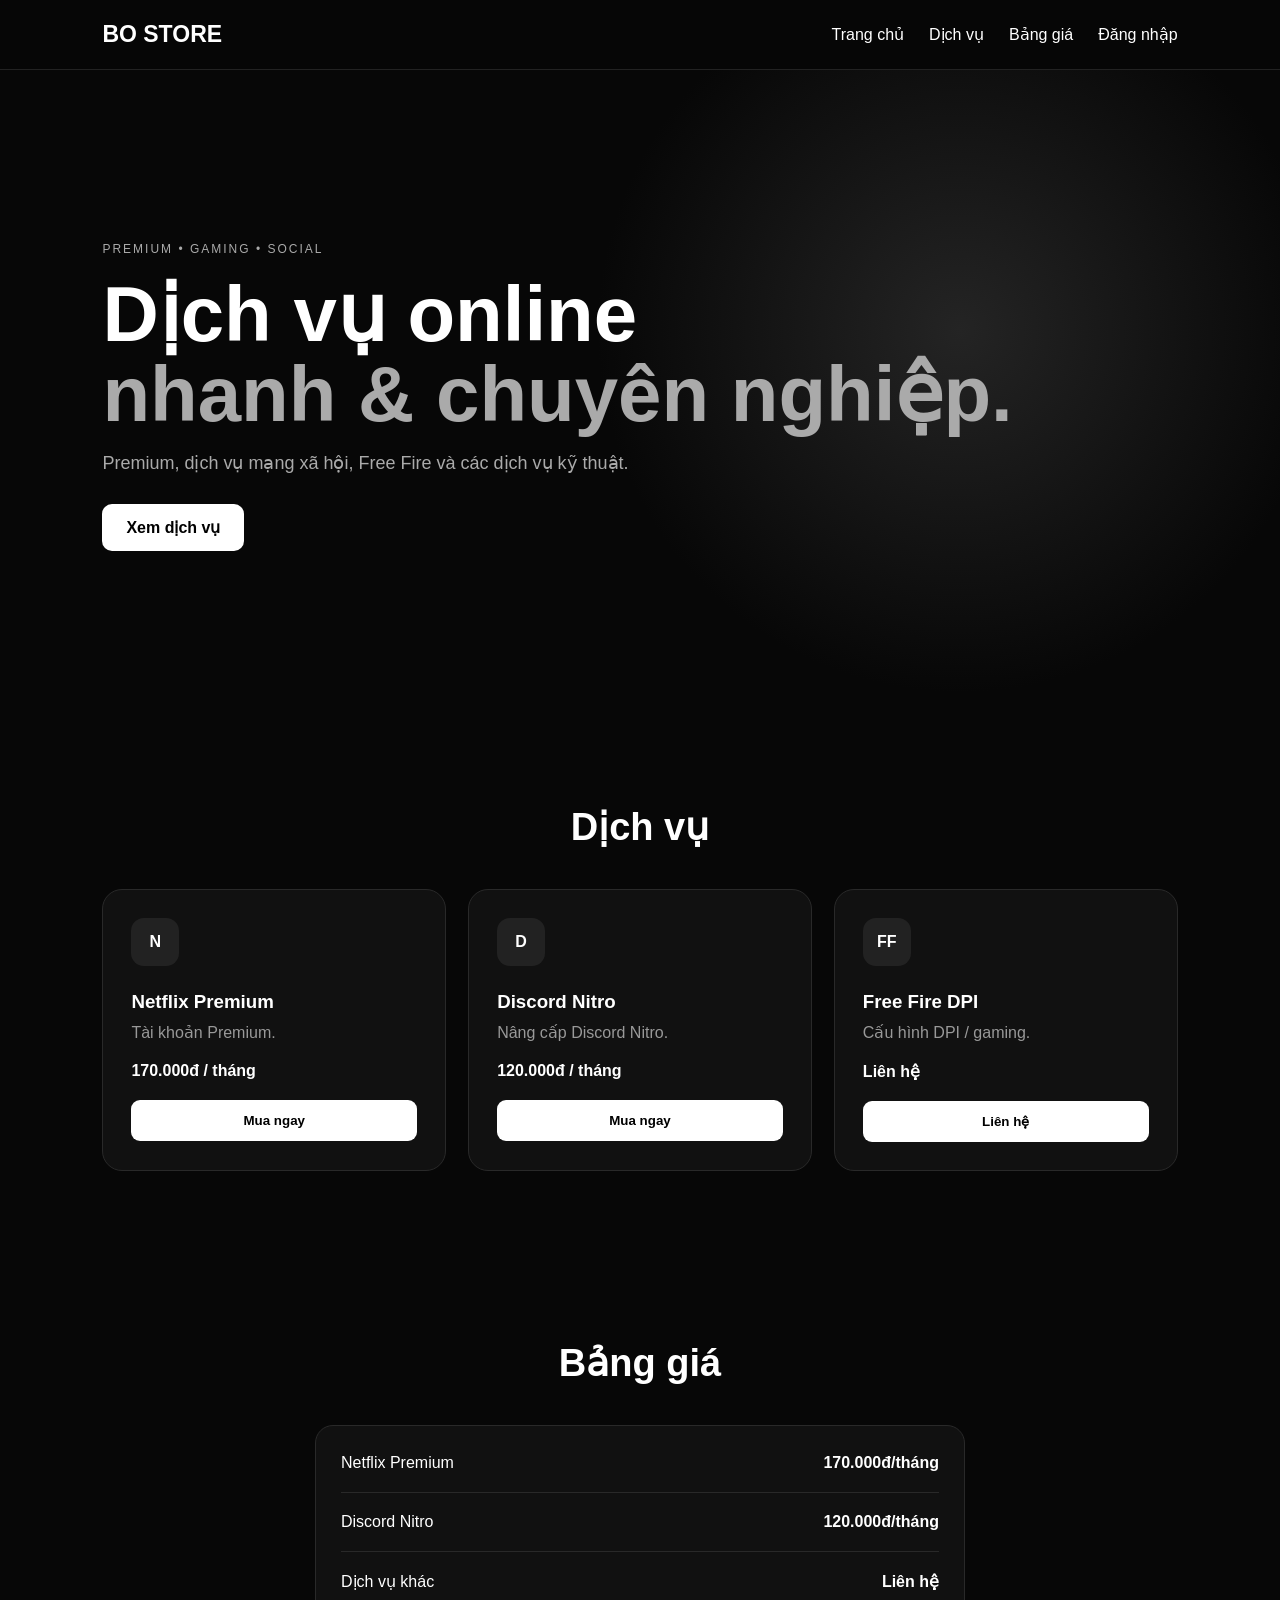
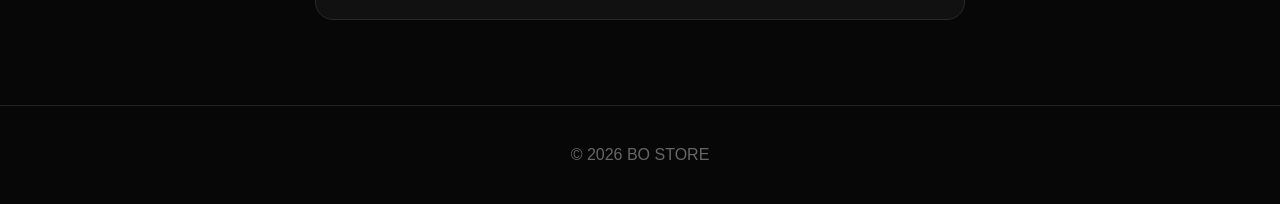
<file: index.html>
<!DOCTYPE html>
<html lang="vi">
<head>
<meta charset="UTF-8">
<meta name="viewport" content="width=device-width,initial-scale=1">
<title>Nguyen Thanh Phuc STORE</title>
<link rel="stylesheet" href="style.css">
</head>
<body>
<header>
  <div class="logo">BO STORE</div>
  <nav>
    <a href="#home">Trang chủ</a>
    <a href="#services">Dịch vụ</a>
    <a href="#pricing">Bảng giá</a>
    <a href="login.html">Đăng nhập</a>
  </nav>
</header>

<main>
<section id="home" class="hero">
  <div>
    <span class="tag">PREMIUM • GAMING • SOCIAL</span>
    <h1>Dịch vụ online<br><span>nhanh & chuyên nghiệp.</span></h1>
    <p>Premium, dịch vụ mạng xã hội, Free Fire và các dịch vụ kỹ thuật.</p>
    <a class="btn" href="#services">Xem dịch vụ</a>
  </div>
</section>

<section id="services">
  <h2>Dịch vụ</h2>
  <div class="grid">
    <article class="card"><div class="icon">N</div><h3>Netflix Premium</h3><p>Tài khoản Premium.</p><b>170.000đ / tháng</b><button onclick="order('Netflix Premium')">Mua ngay</button></article>
    <article class="card"><div class="icon">D</div><h3>Discord Nitro</h3><p>Nâng cấp Discord Nitro.</p><b>120.000đ / tháng</b><button onclick="order('Discord Nitro')">Mua ngay</button></article>
    <article class="card"><div class="icon">FF</div><h3>Free Fire DPI</h3><p>Cấu hình DPI / gaming.</p><b>Liên hệ</b><button onclick="order('Free Fire DPI')">Liên hệ</button></article>
  </div>
</section>

<section id="pricing">
  <h2>Bảng giá</h2>
  <div class="price">
    <p><span>Netflix Premium</span><strong>170.000đ/tháng</strong></p>
    <p><span>Discord Nitro</span><strong>120.000đ/tháng</strong></p>
    <p><span>Dịch vụ khác</span><strong>Liên hệ</strong></p>
  </div>
</section>
</main>

<footer>© 2026 BO STORE</footer>
<script src="script.js"></script>
</body>
</html>
</file>
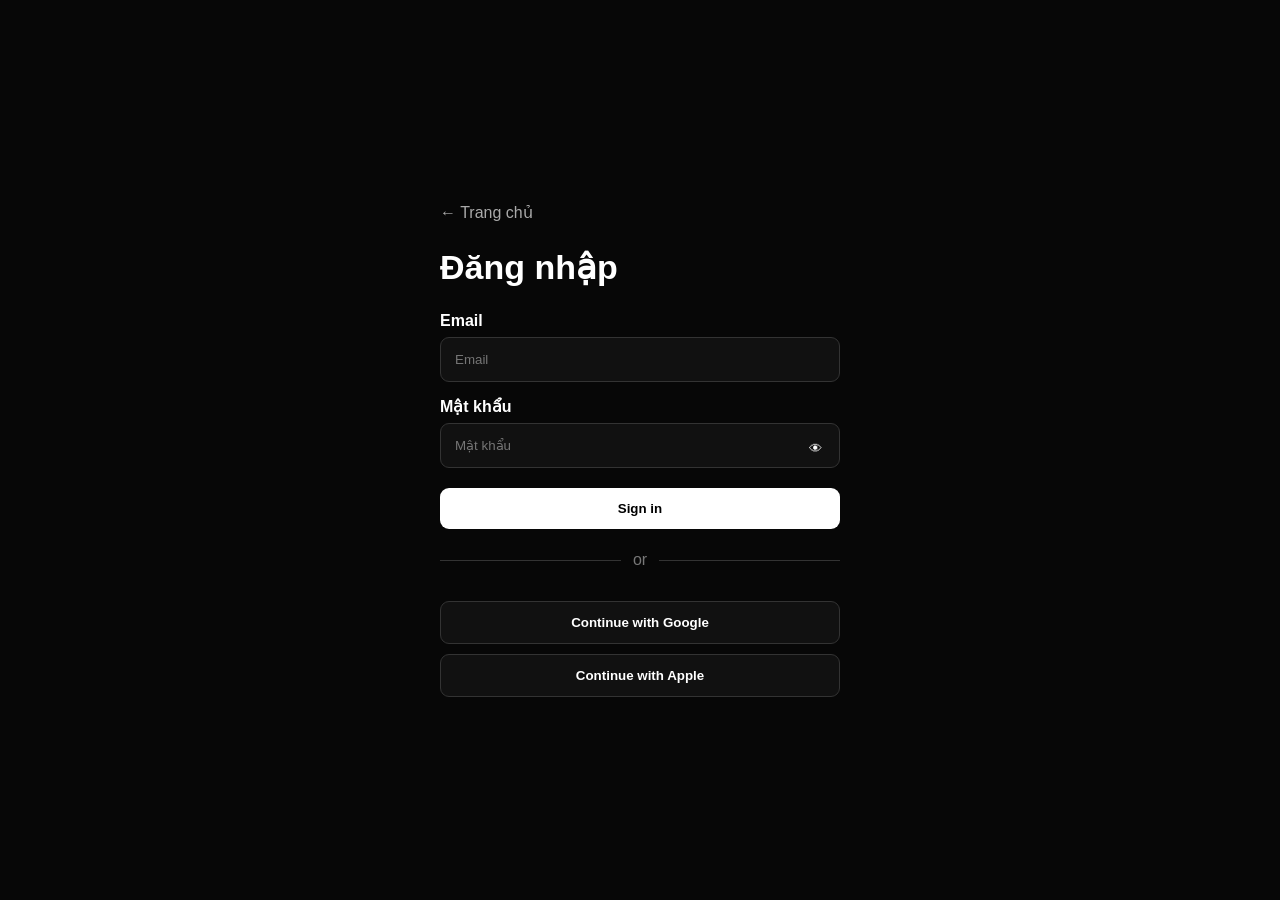
<file: login.html>
<!DOCTYPE html>
<html lang="vi">
<head>
<meta charset="UTF-8">
<meta name="viewport" content="width=device-width,initial-scale=1">
<title>Đăng nhập — BO STORE</title>
<link rel="stylesheet" href="style.css">
</head>
<body>
<div class="login-wrap">
<form class="login-form" onsubmit="return login(event)">
  <a class="back" href="index.html">← Trang chủ</a>
  <h1>Đăng nhập</h1>
  <label for="email">Email</label>
  <input id="email" name="email" type="email" autocomplete="username" placeholder="Email" required>
  <label for="password">Mật khẩu</label>
  <div class="pass">
    <input id="password" name="password" type="password" autocomplete="current-password" placeholder="Mật khẩu" required>
    <button type="button" id="toggle" aria-label="Show password">👁</button>
  </div>
  <button class="submit" type="submit">Sign in</button>
  <div class="divider"><span>or</span></div>
  <button class="social" type="button" onclick="alert('Kết nối Google OAuth khi có backend.')">Continue with Google</button>
  <button class="social" type="button" onclick="alert('Kết nối Apple OAuth khi có backend.')">Continue with Apple</button>
</form>
</div>
<script>
const p=document.getElementById('password'), t=document.getElementById('toggle');
t.onclick=()=>{const show=p.type==='text';p.type=show?'password':'text';t.setAttribute('aria-label',show?'Show password':'Hide password')};
function login(e){e.preventDefault();alert('Form giao diện đã hoạt động. Muốn đăng nhập thật cần backend.');return false}
</script>
</body>
</html>
</file>
<file: style.css>
*{box-sizing:border-box;margin:0;padding:0}html{scroll-behavior:smooth}body{font-family:Arial,sans-serif;background:#070707;color:#fff}header{height:70px;padding:0 8%;display:flex;align-items:center;justify-content:space-between;border-bottom:1px solid #222;position:sticky;top:0;background:#070707ee;backdrop-filter:blur(12px);z-index:5}.logo{font-size:23px;font-weight:900}nav{display:flex;gap:25px}nav a,.back{color:#fff;text-decoration:none}.hero{min-height:650px;display:flex;align-items:center;padding:70px 8%;background:radial-gradient(circle at 75% 40%,#242424,transparent 35%)}.tag{color:#aaa;font-size:12px;letter-spacing:2px}.hero h1{font-size:clamp(42px,7vw,78px);line-height:1.02;margin:18px 0}.hero h1 span{color:#aaa}.hero p{color:#aaa;font-size:18px;max-width:600px;margin-bottom:30px}.btn{display:inline-block;background:#fff;color:#000;text-decoration:none;padding:14px 24px;border-radius:10px;font-weight:700}section{padding:85px 8%}h2{text-align:center;font-size:38px;margin-bottom:40px}.grid{display:grid;grid-template-columns:repeat(3,1fr);gap:22px}.card{background:#111;border:1px solid #292929;border-radius:20px;padding:28px}.icon{width:48px;height:48px;border-radius:13px;background:#222;display:grid;place-items:center;font-weight:900;margin-bottom:25px}.card p{color:#999;margin:10px 0 20px}.card b{display:block;margin-bottom:20px}.card button,.social,.submit{width:100%;padding:13px;border:0;border-radius:9px;cursor:pointer;font-weight:700}.card button,.submit{background:#fff;color:#000}.price{max-width:650px;margin:auto;background:#111;border:1px solid #292929;border-radius:18px;padding:8px 25px}.price p{display:flex;justify-content:space-between;padding:20px 0;border-bottom:1px solid #292929}.price p:last-child{border:0}footer{text-align:center;color:#666;padding:40px;border-top:1px solid #222}.login-wrap{min-height:100vh;display:grid;place-items:center;padding:25px}.login-form{width:min(400px,100%)}.login-form h1{font-size:34px;margin:25px 0}.login-form label{display:block;margin:15px 0 7px;font-weight:700}.login-form input{width:100%;padding:14px;background:#111;color:#fff;border:1px solid #333;border-radius:9px;outline:none}.pass{position:relative}.pass input{padding-right:50px}.pass button{position:absolute;right:5px;top:5px;height:40px;width:40px;background:none;border:0;color:#fff;cursor:pointer}.submit{margin-top:20px}.divider{display:flex;align-items:center;gap:12px;color:#777;margin:22px 0}.divider:before,.divider:after{content:'';height:1px;background:#333;flex:1}.social{background:#111;color:#fff;border:1px solid #333;margin-top:10px}.back{color:#aaa}@media(max-width:700px){nav{display:none}.grid{grid-template-columns:1fr}.hero{min-height:560px;padding:50px 7%}section{padding:65px 7%}.price p{gap:15px}}
</file>
